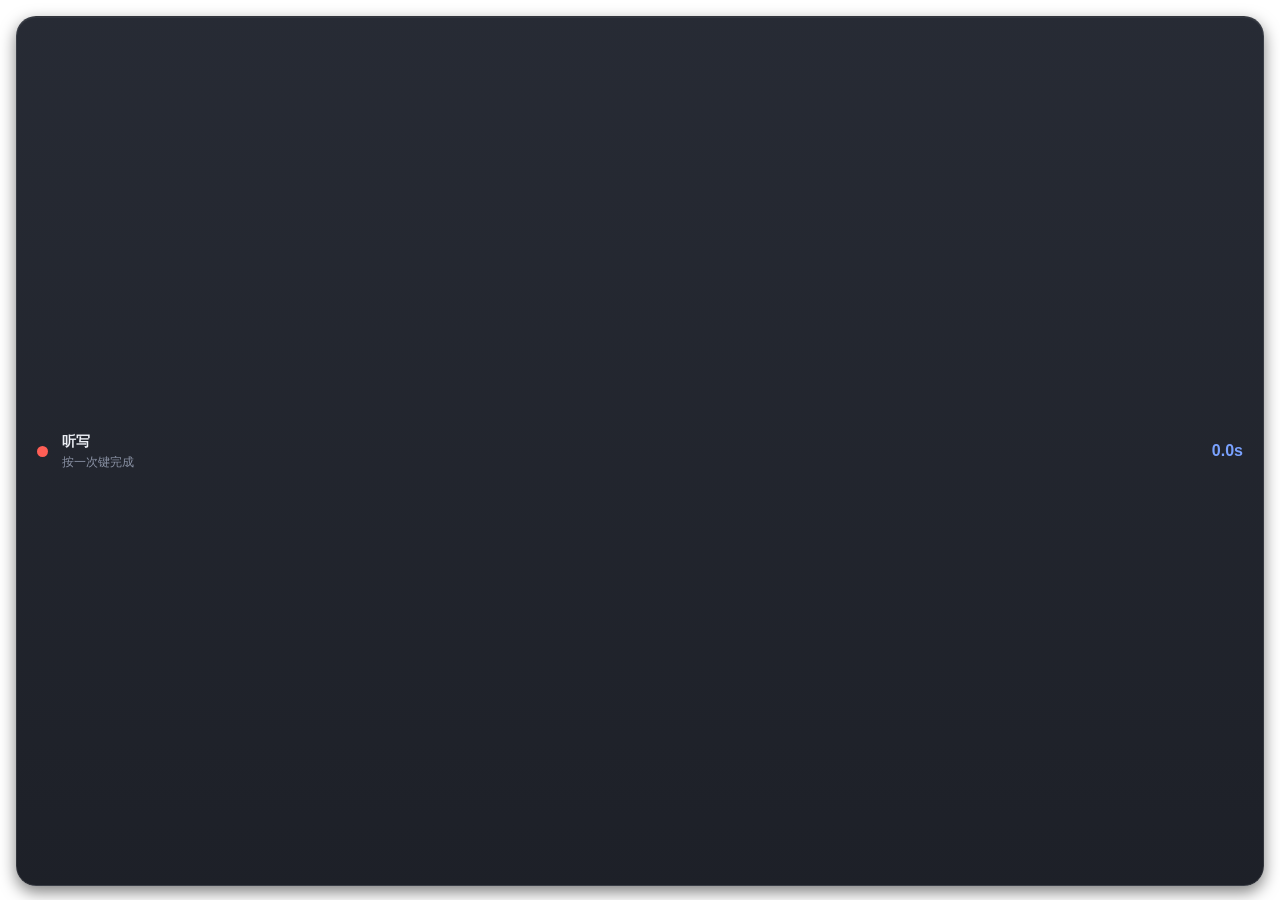
<file: ui/float.html>
<!DOCTYPE html>
<html lang="zh-CN">
<head>
  <meta charset="UTF-8" />
  <title>状态</title>
  <style>
    :root {
      --fbar-bg1: rgba(32,36,46,.97);
      --fbar-bg2: rgba(22,25,33,.97);
      --fbar-border: rgba(255,255,255,.09);
      --fbar-fg: #eef1f7;
      --fbar-dim: #8b93a6;
      --fbar-accent: #7aa2ff;
      --fbar-btn-fg: #dfe4ee;
      --fbar-btn-border: rgba(255,255,255,.14);
      --fbar-btn-bg: rgba(255,255,255,.06);
      --fbar-shadow: 0 6px 16px rgba(0,0,0,.5);
      --fbar-chip-bg: rgba(122,162,255,.14);
      --fbar-chip-fg: #a9c1ff;
    }
    :root[data-theme="light"] {
      --fbar-bg1: rgba(255,255,255,.98);
      --fbar-bg2: rgba(244,246,250,.98);
      --fbar-border: rgba(0,0,0,.09);
      --fbar-fg: #1a1e27;
      --fbar-dim: #5d6675;
      --fbar-accent: #3b6fe0;
      --fbar-btn-fg: #2a3040;
      --fbar-btn-border: rgba(0,0,0,.12);
      --fbar-btn-bg: rgba(0,0,0,.04);
      --fbar-shadow: 0 8px 24px rgba(0,0,0,.18);
      --fbar-chip-bg: rgba(59,111,224,.1);
      --fbar-chip-fg: #2f5dc0;
    }
    html, body {
      margin: 0; height: 100%; background: transparent;
      font: 13px/1.4 -apple-system, "PingFang SC", sans-serif;
      -webkit-font-smoothing: antialiased;
      user-select: none;
      overflow: hidden;
    }
    /* 窗口本身是方角 + 透明，所以阴影必须画在圆角面板上、
       并留足边距（约 16px），否则阴影会被窗口边界切成一个方框。 */
    .bar {
      margin: 16px; border-radius: 20px;
      background: linear-gradient(180deg, var(--fbar-bg1), var(--fbar-bg2));
      border: 1px solid var(--fbar-border);
      box-shadow: var(--fbar-shadow), inset 0 1px 0 rgba(255,255,255,.05);
      backdrop-filter: blur(20px) saturate(1.4);
      display: flex; align-items: center; gap: 14px; padding: 0 20px;
      height: calc(100% - 32px);
    }
    /* 录音/处理/已复制：一条紧凑的横条 */
    #rec-bar { flex-direction: row; }
    .dot {
      width: 11px; height: 11px; border-radius: 50%; background: #ff5f56;
      box-shadow: 0 0 0 0 rgba(255, 95, 86, 0.6);
      animation: ring 1.4s infinite;
      flex: 0 0 auto;
    }
    .dot.ok { background: #4ec9a5; animation: none; box-shadow: 0 0 8px rgba(78,201,165,.55); }
    .dot.busy { background: #f5b74e; animation: none; box-shadow: 0 0 8px rgba(245,183,78,.5); }
    .dot.err { background: #ff6b6b; animation: none; box-shadow: 0 0 8px rgba(255,107,107,.55); }
    @keyframes ring {
      0%   { box-shadow: 0 0 0 0 rgba(255,95,86,.55); }
      70%  { box-shadow: 0 0 0 9px rgba(255,95,86,0); }
      100% { box-shadow: 0 0 0 0 rgba(255,95,86,0); }
    }
    .text { display: flex; flex-direction: column; gap: 2px; min-width: 0; flex: 1; }
    .mode { color: var(--fbar-fg); font-weight: 600; font-size: 14px; letter-spacing: .2px; }
    .hint {
      color: var(--fbar-dim); font-size: 11.5px; white-space: nowrap;
      overflow: hidden; text-overflow: ellipsis;
    }
    .time {
      color: var(--fbar-accent); font-variant-numeric: tabular-nums;
      font-size: 16px; font-weight: 600; min-width: 46px; text-align: right;
      padding-left: 8px;
    }

    /* ---------- Ask Anything 的回答面板 ---------- */
    #reply-bar {
      flex-direction: column; align-items: stretch; justify-content: flex-start;
      padding: 0; gap: 0; overflow: hidden;
      border-radius: 18px;
    }
    .reply-head {
      display: flex; align-items: center; gap: 9px;
      padding: 14px 16px 12px 18px;
      border-bottom: 1px solid var(--fbar-border);
      flex: 0 0 auto;
    }
    .reply-title { color: var(--fbar-fg); font-weight: 700; font-size: 13.5px; letter-spacing: .2px; }
    .reply-chip {
      font-size: 11px; color: var(--fbar-chip-fg); background: var(--fbar-chip-bg);
      border-radius: 999px; padding: 2px 9px; font-weight: 600;
    }
    .reply-close {
      margin-left: auto; width: 24px; height: 24px; border-radius: 8px;
      border: 1px solid transparent; background: transparent;
      color: var(--fbar-dim); font-size: 15px; line-height: 1; cursor: pointer;
      display: flex; align-items: center; justify-content: center;
      font-family: inherit;
    }
    .reply-close:hover { background: var(--fbar-btn-bg); color: var(--fbar-fg); }
    .reply-q {
      padding: 10px 18px 0; color: var(--fbar-dim); font-size: 12px;
      display: flex; gap: 6px; align-items: baseline; flex: 0 0 auto;
    }
    .reply-q b { color: var(--fbar-fg); font-weight: 600; flex: 0 0 auto; }
    .reply-q span { overflow: hidden; text-overflow: ellipsis; white-space: nowrap; }
    .reply-txt {
      color: var(--fbar-btn-fg); font-size: 13.5px; line-height: 1.72;
      padding: 8px 18px 12px; overflow-y: auto; user-select: text;
      flex: 1; min-height: 0; word-break: break-word;
    }
    .reply-txt p { margin: 0 0 8px; }
    .reply-txt p:last-child { margin-bottom: 0; }
    .reply-txt h3 { margin: 4px 0 6px; font-size: 13.5px; color: var(--fbar-fg); }
    .reply-txt ul, .reply-txt ol { margin: 2px 0 8px; padding-left: 20px; }
    .reply-txt li { margin: 2px 0; }
    .reply-txt strong { color: var(--fbar-fg); font-weight: 700; }
    .reply-txt code {
      background: var(--fbar-btn-bg); border-radius: 5px; padding: 1px 5px;
      font-family: ui-monospace, SFMono-Regular, Menlo, monospace; font-size: 12px;
    }
    .reply-txt a { color: var(--fbar-accent); }
    .reply-foot {
      display: flex; gap: 8px; align-items: center;
      padding: 11px 16px 13px 18px;
      border-top: 1px solid var(--fbar-border);
      flex: 0 0 auto;
    }
    .reply-sub { color: var(--fbar-dim); font-size: 11px; margin-right: auto; }
    .copy {
      border: 1px solid var(--fbar-btn-border);
      background: var(--fbar-btn-bg); color: var(--fbar-btn-fg);
      border-radius: 9px; padding: 6px 12px; font-size: 12px;
      cursor: pointer; font-family: inherit; white-space: nowrap;
    }
    .copy:hover { background: rgba(255,255,255,.12); }
    .copy.done { color: #4ec9a5; border-color: rgba(78,201,165,.4); }
    .copy.primary {
      background: rgba(91,140,255,.22); border-color: rgba(91,140,255,.5);
      color: #cdd9ff; font-weight: 600;
    }
    :root[data-theme="light"] .copy.primary {
      background: rgba(59,111,224,.12); border-color: rgba(59,111,224,.35); color: #2f5dc0;
    }
    .copy.primary:hover { background: rgba(91,140,255,.32); }
  </style>
</head>
<body>
  <!-- 录音中 / 处理中 / 已复制 -->
  <div class="bar" id="rec-bar">
    <div class="dot" id="dot"></div>
    <div class="text">
      <div class="mode" id="mode">听写</div>
      <div class="hint" id="hint">按一次键完成</div>
    </div>
    <div class="time" id="time">0.0s</div>
  </div>

  <!-- Ask Anything 的回答面板 -->
  <div class="bar" id="reply-bar" style="display:none">
    <div class="reply-head">
      <div class="dot ok"></div>
      <div class="reply-title">Ask Anything</div>
      <div class="reply-chip" id="reply-chip">显示在面板</div>
      <button class="reply-close" id="reply-close" title="关闭">✕</button>
    </div>
    <div class="reply-q" id="reply-q" style="display:none">
      <b>问</b><span id="reply-question"></span>
    </div>
    <div class="reply-txt"><div id="reply-body"></div></div>
    <div class="reply-foot">
      <span class="reply-sub" id="reply-sub"></span>
      <button class="copy primary" id="insert-btn" style="display:none">插入到光标</button>
      <button class="copy" id="open-btn" style="display:none">打开</button>
      <button class="copy" id="copy-btn">复制</button>
    </div>
  </div>

  <script>
    const { listen } = window.__TAURI__.event;
    const { invoke } = window.__TAURI__.core;

    const LABELS = { dictation: "听写", translate: "翻译", ask_anything: "Ask Anything" };
    // 各模式对应的快捷键（从设置里读，显示成「按 X 完成」）
    let HOTKEYS = { dictation: "快捷键", translate: "快捷键", ask_anything: "快捷键" };
    // toggle = 按一次开始/再按一次完成；push_to_talk = 按住说话/松开完成
    let HOTKEY_MODE = "toggle";

    let timer = null;
    let started = Date.now();
    let currentSession = "";
    let currentPhase = "";
    let hideTimer = null;
    // 上一次渲染的内容指纹，用来判断「有没有变」
    let lastKey = "";

    (async () => {
      try {
        const cfg = await invoke("get_config");
        const g = cfg.general || {};
        // 跟随主窗口的外观
        const theme = g.appearance || "dark";
        const mq = window.matchMedia("(prefers-color-scheme: light)");
        document.documentElement.dataset.theme =
          theme === "system" ? (mq.matches ? "light" : "dark") : theme;
        if (g.hotkey_dictation) HOTKEYS.dictation = g.hotkey_dictation;
        if (g.hotkey_translate) HOTKEYS.translate = g.hotkey_translate;
        if (g.hotkey_ask) HOTKEYS.ask_anything = g.hotkey_ask;
        if (g.hotkey_mode) HOTKEY_MODE = g.hotkey_mode;
      } catch (e) {
        /* 读不到就用默认 */
      }
    })();

    function tick() {
      const s = (Date.now() - started) / 1000;
      document.getElementById("time").textContent = s.toFixed(1) + "s";
    }

    function stopTimer() {
      if (timer) { clearInterval(timer); timer = null; }
    }

    function showBar() {
      document.getElementById("rec-bar").style.display = "flex";
      document.getElementById("reply-bar").style.display = "none";
    }

    /* ---------- 迷你 Markdown 渲染 ---------- */
    // 先转义再拼标签，避免模型输出里的 < > 被当成 HTML
    function escapeHtml(s) {
      return String(s).replace(/[&<>"']/g, (c) => ({
        "&": "&amp;", "<": "&lt;", ">": "&gt;", '"': "&quot;", "'": "&#39;",
      }[c]));
    }
    function inlineMd(s) {
      return s
        .replace(/\*\*([^*]+)\*\*/g, "<strong>$1</strong>")
        .replace(/(^|[^*])\*([^*\n]+)\*/g, "$1<em>$2</em>")
        .replace(/`([^`]+)`/g, "<code>$1</code>")
        .replace(/\[([^\]]+)\]\((https?:\/\/[^)\s]+)\)/g,
                 '<a href="$2" onclick="window.open(\'$2\');return false;">$1</a>');
    }
    function renderMarkdown(src) {
      const lines = escapeHtml(src || "").split("\n");
      let html = "";
      let listType = null; // "ul" | "ol"
      const closeList = () => { if (listType) { html += "</" + listType + ">"; listType = null; } };
      for (const raw of lines) {
        const line = raw.replace(/\s+$/, "");
        if (!line.trim()) { closeList(); continue; }
        let m;
        if ((m = line.match(/^#{1,6}\s+(.*)$/))) {
          closeList();
          html += "<h3>" + inlineMd(m[1]) + "</h3>";
          continue;
        }
        if ((m = line.match(/^[-*+]\s+(.*)$/))) {
          if (listType !== "ul") { closeList(); html += "<ul>"; listType = "ul"; }
          html += "<li>" + inlineMd(m[1]) + "</li>";
          continue;
        }
        if ((m = line.match(/^\d+[.)]\s+(.*)$/))) {
          if (listType !== "ol") { closeList(); html += "<ol>"; listType = "ol"; }
          html += "<li>" + inlineMd(m[1]) + "</li>";
          continue;
        }
        closeList();
        html += "<p>" + inlineMd(line) + "</p>";
      }
      closeList();
      return html || "<p>（空）</p>";
    }

    const DELIVERY_LABELS = {
      reply: "显示在面板", insert: "插入到光标", replace: "替换选区",
    };

    function showReply(text, action, question, delivery) {
      document.getElementById("rec-bar").style.display = "none";
      const bar = document.getElementById("reply-bar");
      bar.style.display = "flex";
      document.getElementById("reply-body").innerHTML = renderMarkdown(text);
      const chip = document.getElementById("reply-chip");
      chip.textContent = DELIVERY_LABELS[delivery] || "显示在面板";
      // 有问题就显示「问：xxx」，方便对照
      const q = document.getElementById("reply-q");
      if (question && question.trim()) {
        q.style.display = "flex";
        document.getElementById("reply-question").textContent = question.trim();
      } else {
        q.style.display = "none";
      }
      const ob = document.getElementById("open-btn");
      ob.style.display = action ? "inline-block" : "none";
      ob.dataset.target = action || "";
      ob.textContent = "打开";
      const ib = document.getElementById("insert-btn");
      ib.style.display = delivery === "insert" || delivery === "replace" ? "none" : "inline-block";
      ib.textContent = "插入到光标";
      document.getElementById("reply-sub").textContent = "回答";
      const btn = document.getElementById("copy-btn");
      btn.textContent = "复制";
      btn.classList.remove("done");
      fitReplyHeight();
    }

    /* 让回答面板**按内容高度**收缩：短答案不撑成大空盒子 */
    function fitReplyHeight() {
      const bar = document.getElementById("reply-bar");
      if (bar.style.display === "none") return;
      const body = document.getElementById("reply-body");
      const head = document.querySelector(".reply-head");
      const foot = document.querySelector(".reply-foot");
      const q = document.getElementById("reply-q");
      const qH = q.style.display === "none" ? 0 : (q.offsetHeight || 0);
      // 面板自身的上下留白（.bar 的 margin 16px × 2）+ 边框
      const want = (body.offsetHeight || 0) + (head.offsetHeight || 0) +
                   (foot.offsetHeight || 0) + qH + 34;
      invoke("set_float_height", { height: Math.ceil(want) }).catch(() => {});
    }

    function showCopied() {
      showBar();
      document.getElementById("dot").className = "dot ok";
      document.getElementById("mode").textContent = "已复制";
      document.getElementById("hint").textContent = "结果已复制到剪贴板";
      document.getElementById("time").textContent = "";
    }

    // st = { mode, session, phase, text, inserted, action, delivery, question }
    function apply(st) {
      if (!st) return;
      const phase = st.phase || "idle";
      // 内容完全没变就什么都不做（否则会反复重置自动隐藏的计时器）
      const key = [phase, st.session || "", st.text || "", st.inserted ? 1 : 0,
                   st.action || "", st.delivery || "", st.question || "", st.hint || ""].join("|");
      if (key === lastKey) return;
      lastKey = key;

      if (phase === "idle") {
        stopTimer();
        currentSession = "";
        currentPhase = "";
        if (hideTimer) { clearTimeout(hideTimer); hideTimer = null; }
        // 兜底：后端说空闲了就把窗口收起来（后端也会做，这里是双保险）
        invoke("hide_float").catch(() => {});
        return;
      }

      if (phase === "recording") {
        const key2 = HOTKEYS[st.mode] || "快捷键";
        const wantHint = st.hint ||
          (HOTKEY_MODE === "push_to_talk" ? `松开 ${key2} 完成` : `按 ${key2} 完成`);
        // 同一次录音就不重置计时，但提示语要能更新
        // （松开键之后会变成「已松开 · 再按一次 RightCtrl 结束」）
        if (st.session === currentSession && currentPhase === "recording") {
          const hintEl = document.getElementById("hint");
          if (hintEl.textContent !== wantHint) hintEl.textContent = wantHint;
          return;
        }
        currentSession = st.session || "";
        currentPhase = phase;
        showBar();
        document.getElementById("dot").className = "dot";
        document.getElementById("mode").textContent = LABELS[st.mode] || st.mode;
        document.getElementById("hint").textContent = wantHint;
        started = Date.now(); // ← 新的一次录音，计时归零
        tick();
        stopTimer();
        timer = setInterval(tick, 100);
        return;
      }

      if (phase === "processing") {
        currentPhase = phase;
        stopTimer();
        showBar();
        document.getElementById("dot").className = "dot busy";
        document.getElementById("mode").textContent = LABELS[st.mode] || st.mode;
        document.getElementById("hint").textContent = "处理中…";
        document.getElementById("time").textContent = "";
        return;
      }

      if (phase === "copied") {
        currentPhase = phase;
        stopTimer();
        showCopied();
        return;
      }

      if (phase === "reply") {
        currentPhase = phase;
        stopTimer();
        showReply(st.text || "", st.action || "", st.question || "", st.delivery || "reply");
        // 回答面板常驻：后端 90 秒后自动收起，也可以点 ✕ / Esc 收起
        if (hideTimer) { clearTimeout(hideTimer); hideTimer = null; }
        return;
      }

      if (phase === "error") {
        currentPhase = phase;
        stopTimer();
        showBar();
        document.getElementById("dot").className = "dot err";
        document.getElementById("mode").textContent = "出错了";
        document.getElementById("hint").textContent = st.text || "";
        document.getElementById("time").textContent = "";
      }
    }

    listen("vox://float-mode", (e) => apply(e.payload));

    // 点录音条空白处：正在录 → **结束录音并处理**；否则 = 收起
    // （给用户一个「不用再按一次热键」的出路，避免浮窗卡在「录音中」）
    document.getElementById("rec-bar").addEventListener("click", (ev) => {
      if (ev.target.closest(".copy")) return;
      if (hideTimer) { clearTimeout(hideTimer); hideTimer = null; }
      if (currentPhase === "recording") {
        invoke("stop_recording").catch(() => {});
      } else {
        invoke("hide_float").catch(() => {});
      }
    });

    // 回答面板：✕ 关闭 / Esc 关闭
    document.getElementById("reply-close").addEventListener("click", (ev) => {
      ev.stopPropagation();
      invoke("hide_float").catch(() => {});
    });
    window.addEventListener("keydown", (ev) => {
      if (ev.key !== "Escape") return;
      if (currentPhase === "recording") {
        invoke("stop_recording").catch(() => {});
      } else {
        invoke("hide_float").catch(() => {});
      }
    });

    document.getElementById("copy-btn").addEventListener("click", async (ev) => {
      ev.stopPropagation();
      const txt = document.getElementById("reply-body").innerText || "";
      try {
        await invoke("copy_to_clipboard", { text: txt });
        const btn = document.getElementById("copy-btn");
        btn.textContent = "已复制";
        btn.classList.add("done");
      } catch (e) {
        /* 复制失败就保持原样 */
      }
    });

    document.getElementById("insert-btn").addEventListener("click", async (ev) => {
      ev.stopPropagation();
      const txt = document.getElementById("reply-body").innerText || "";
      if (!txt.trim()) return;
      try {
        await invoke("insert_text", { text: txt });
        const btn = document.getElementById("insert-btn");
        btn.textContent = "已插入";
        invoke("hide_float").catch(() => {});
      } catch (e) {
        const btn = document.getElementById("insert-btn");
        btn.textContent = "插入失败";
      }
    });

    document.getElementById("open-btn").addEventListener("click", async (ev) => {
      ev.stopPropagation();
      const target = ev.currentTarget.dataset.target || "";
      if (!target) return;
      try {
        await invoke("open_action", { target });
        ev.currentTarget.textContent = "已打开";
      } catch (e) {
        ev.currentTarget.textContent = "打开失败";
      }
    });

    // 悬浮窗是隐藏状态启动的，事件可能在页面 ready 之前就发出去了；
    // 这里轮询后端状态兜底，保证模式与计时器一定能对上。
    (async function poll() {
      try {
        apply(await invoke("float_state"));
      } catch (e) {
        /* 后端还没起来，忽略 */
      }
    })();
    setInterval(async () => {
      try {
        apply(await invoke("float_state"));
      } catch (e) {
        /* 忽略 */
      }
    }, 250);
  </script>
</body>
</html>
</file>
